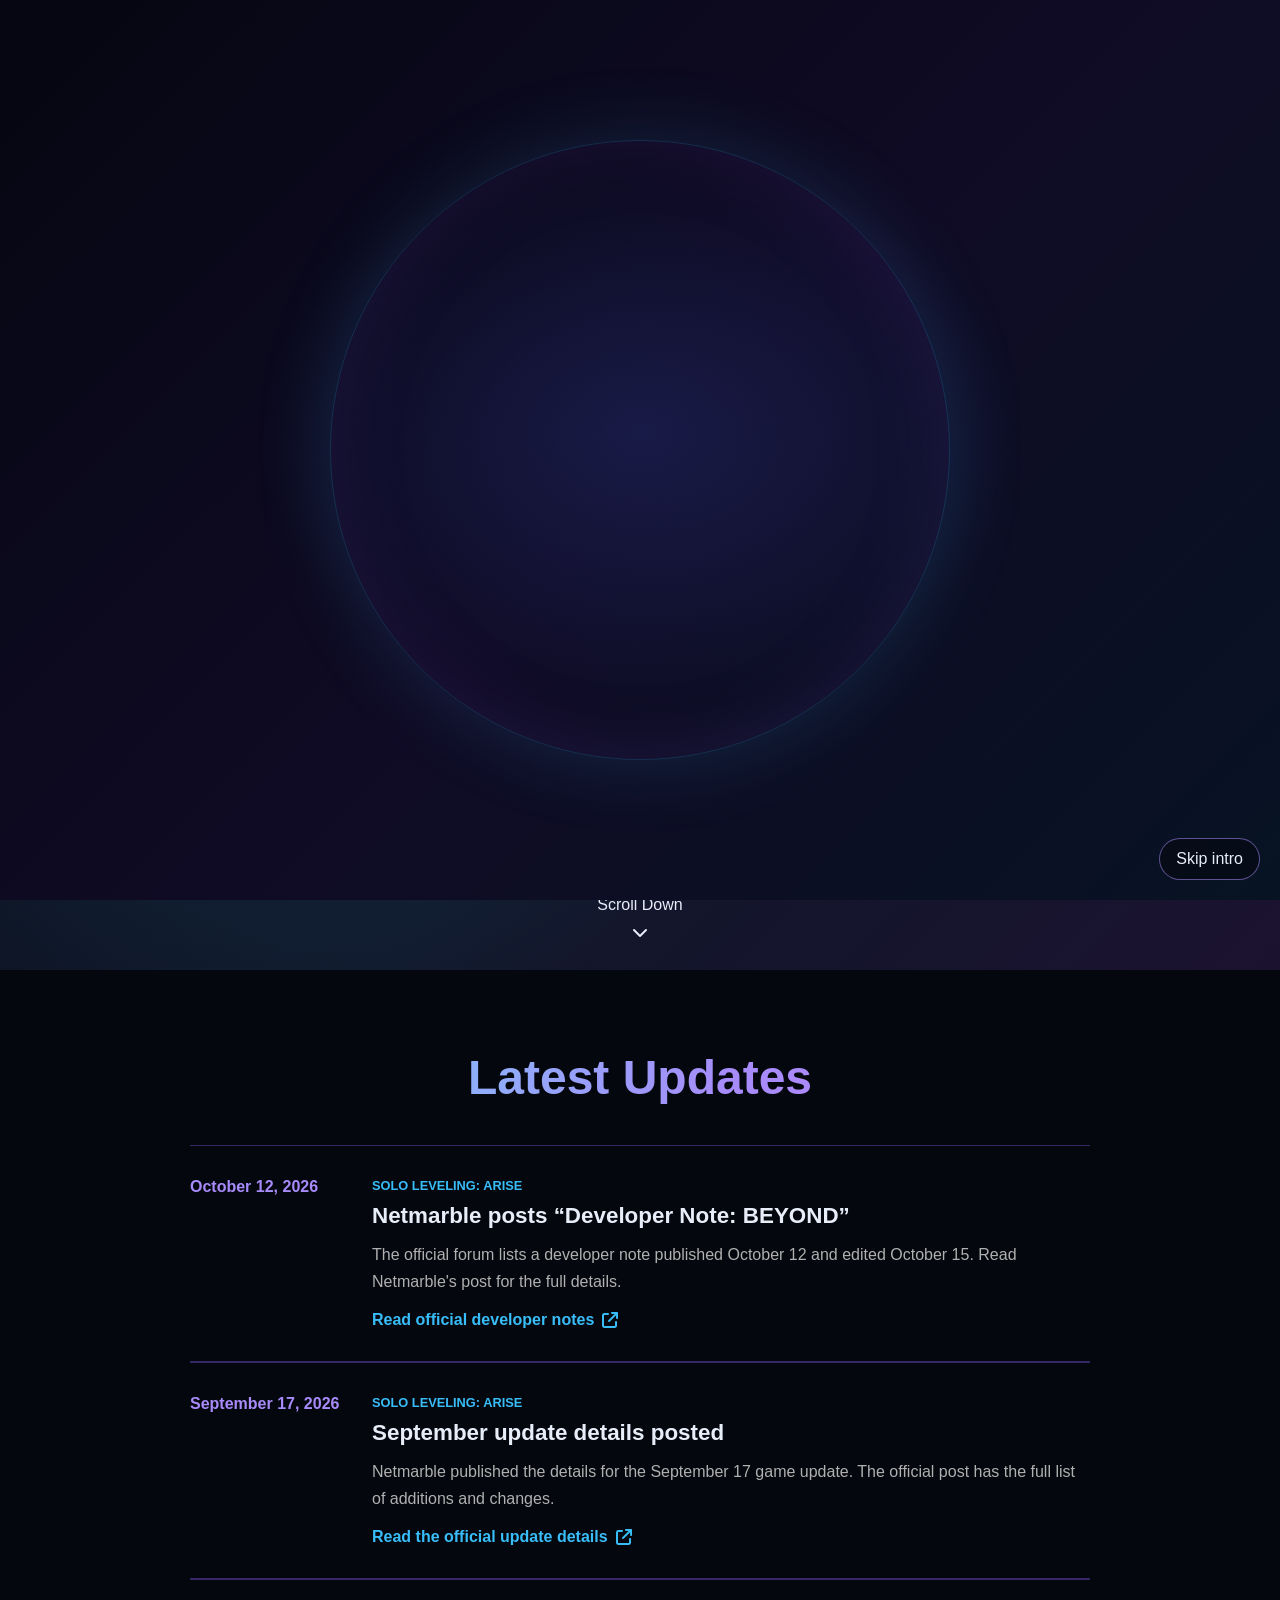
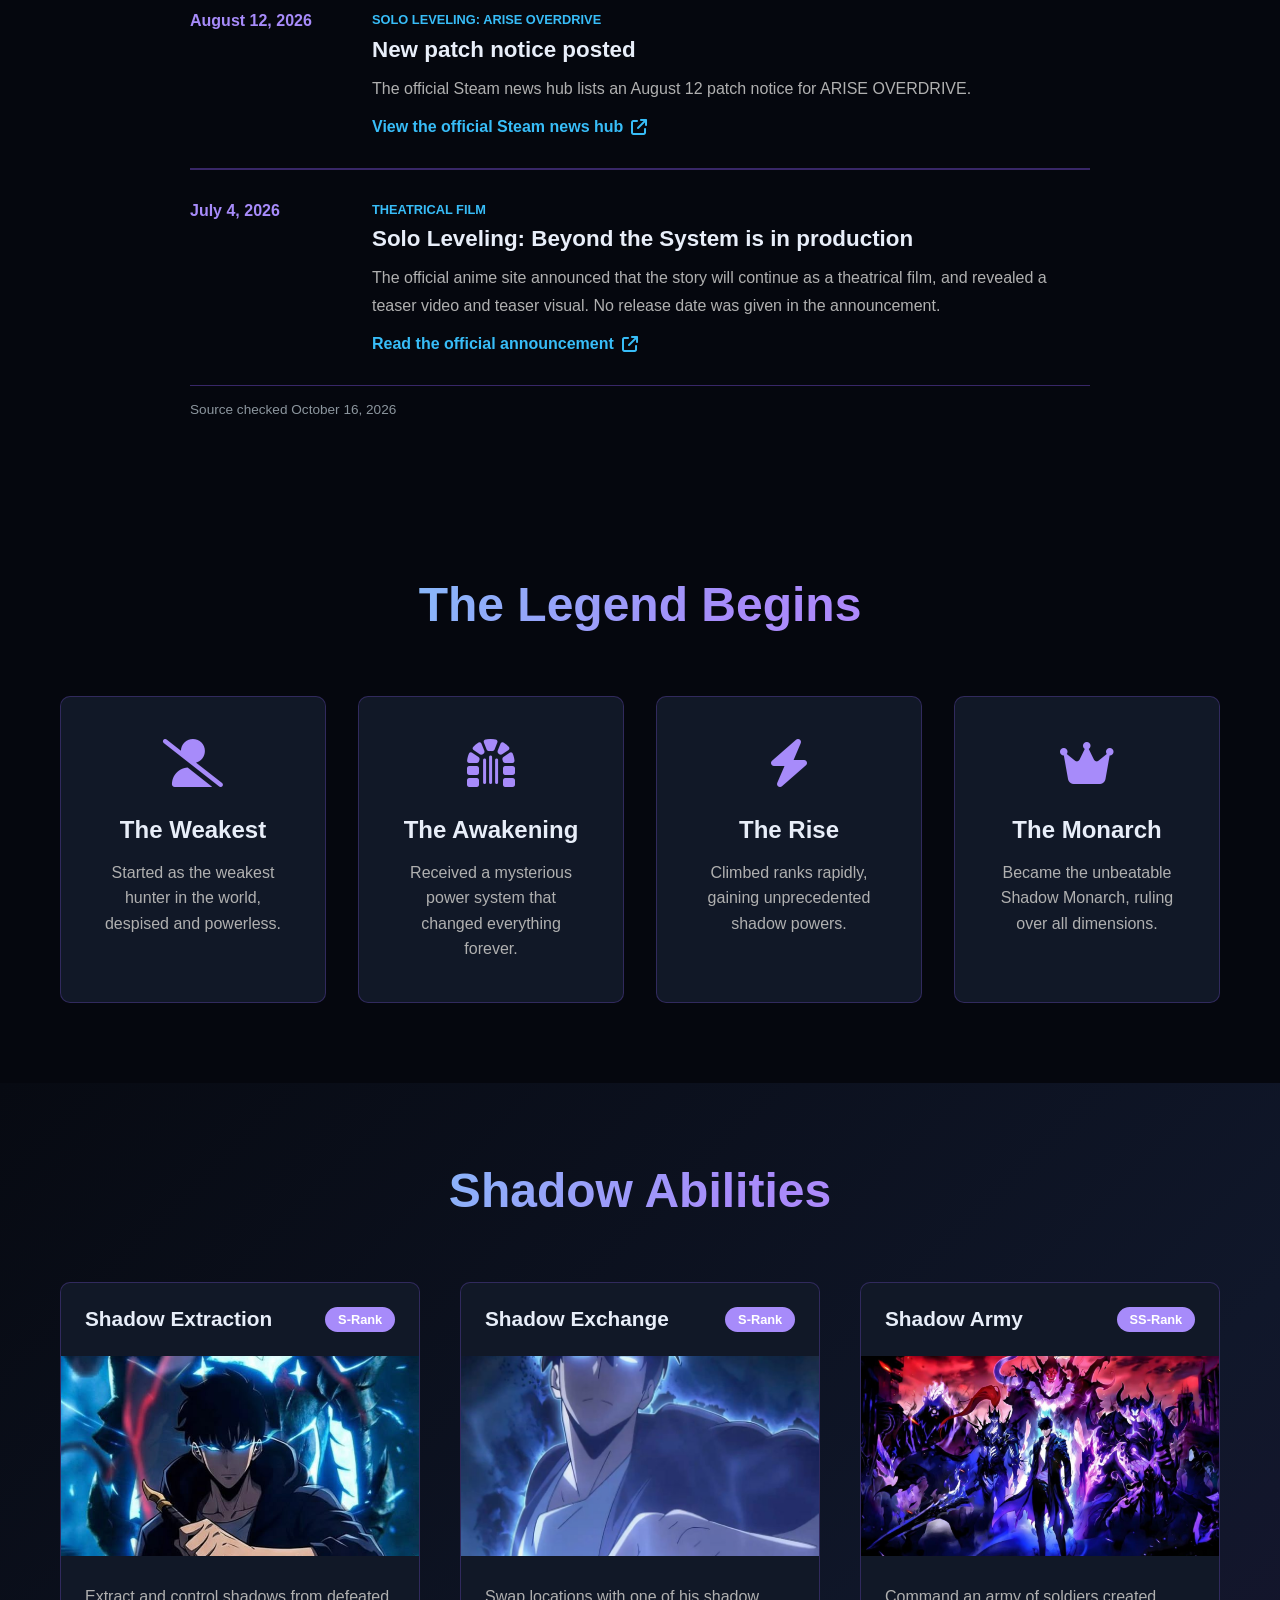
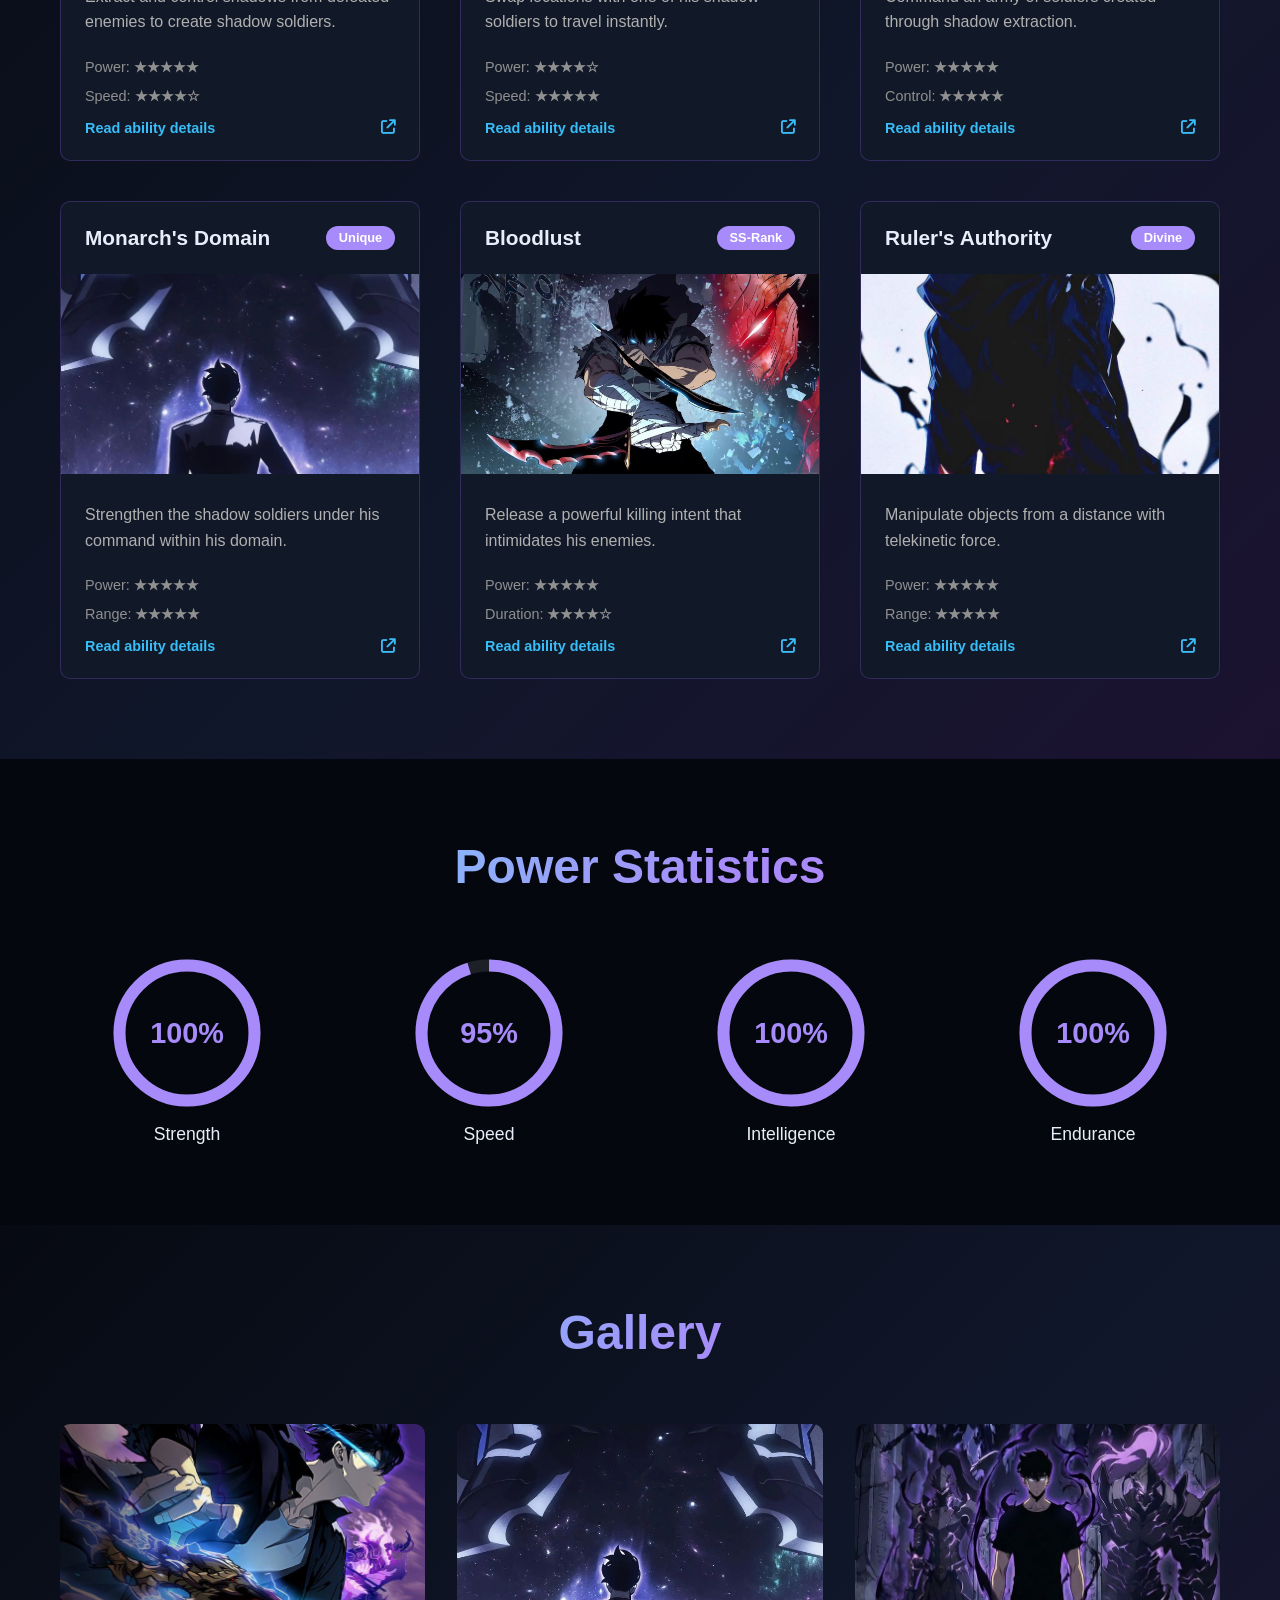
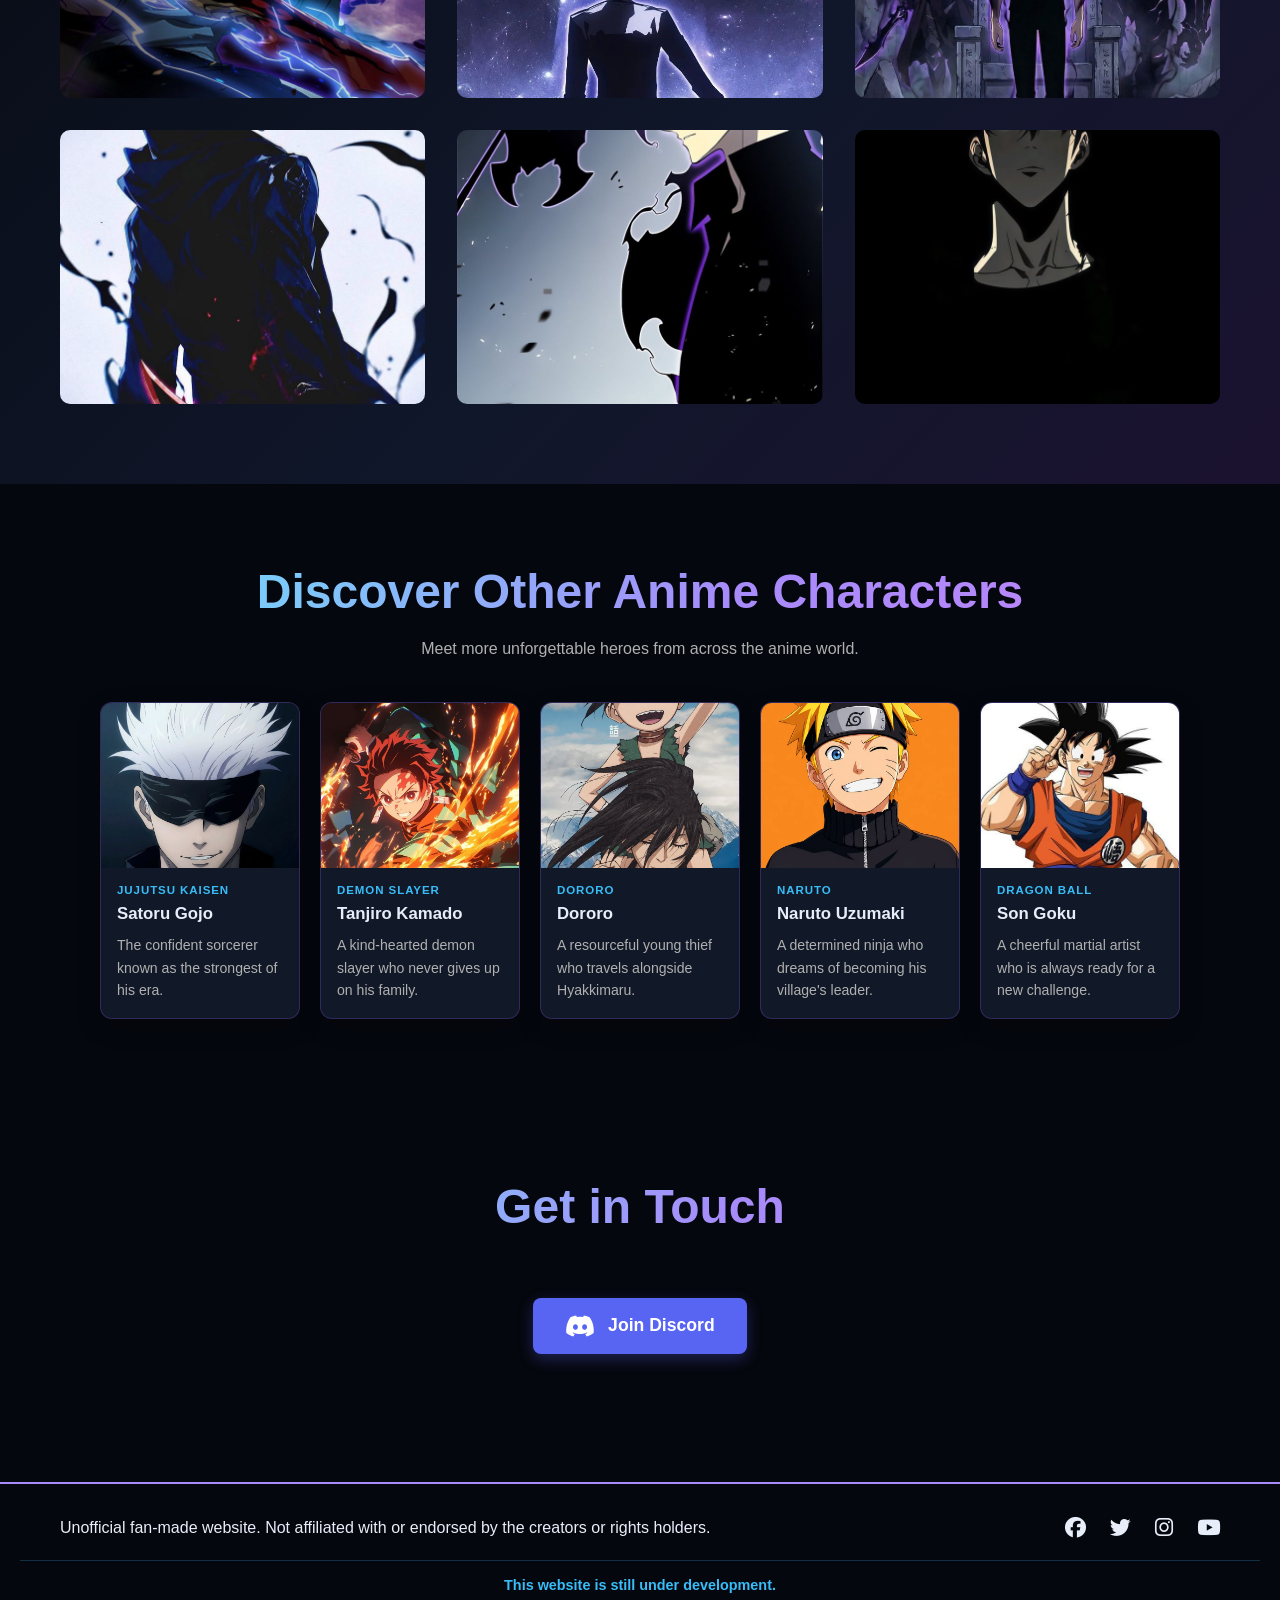
<file: index.html>
<!DOCTYPE html>
<html lang="en">
<head>
    <meta charset="UTF-8">
    <meta name="viewport" content="width=device-width, initial-scale=1.0">
    <title>Sung Jinwoo Fan Site - Shadow Monarch</title>
    <link rel="stylesheet" href="css/styles.css">
    <link rel="stylesheet" href="https://cdnjs.cloudflare.com/ajax/libs/font-awesome/6.4.0/css/all.min.css">
</head>
<body>
    <div class="intro-screen" id="intro-screen" role="status" aria-label="ARISE. The Shadow Monarch awaits.">
        <div class="intro-glow" aria-hidden="true"></div>
        <div class="intro-content">
            <p class="intro-arise">ARISE</p>
            <p class="intro-awaits">THE SHADOW MONARCH AWAITS...</p>
        </div>
        <button class="intro-skip" id="intro-skip" type="button">Skip intro</button>
    </div>

    <!-- Navbar -->
    <nav class="navbar">
        <div class="nav-container">
            <div class="nav-logo">
                <i class="fas fa-crown"></i> JINWOO
            </div>
            <ul class="nav-menu">
                <li><a href="#home" class="nav-link">Home</a></li>
                <li><a href="#story" class="nav-link">Story</a></li>
                <li><a href="#abilities" class="nav-link">Abilities</a></li>
                <li><a href="#gallery" class="nav-link">Gallery</a></li>
                <li><a href="#other-characters" class="nav-link">Anime Characters</a></li>
                <li><a href="#updates" class="nav-link">Updates</a></li>
                <li><a href="#contact" class="nav-link">Contact</a></li>
            </ul>
            <div class="hamburger">
                <span></span>
                <span></span>
                <span></span>
            </div>
        </div>
    </nav>

    <!-- Hero Section with Parallax -->
    <section id="home" class="hero-section">
        <div class="hero-background"></div>
        <div class="hero-content">
            <div class="hero-text">
                <p class="development-note development-note-top">This website is still under development.</p>
                <h1 class="hero-title">SUNG JINWOO</h1>
                <p class="hero-subtitle">The Shadow Monarch</p>
                <p class="hero-description">From the weakest to the strongest. A journey of power and destiny.</p>
                <a href="#story" class="btn btn-primary">Discover Story</a>
            </div>
            <div class="hero-image-container">
                <img src="assets/images/jinwoo-hero-rotated.jpg" alt="Close-up of Sung Jinwoo's glowing blue eyes" class="hero-image">
                <div class="glow-effect"></div>
            </div>
        </div>
        <div class="scroll-indicator">
            <span>Scroll Down</span>
            <i class="fas fa-chevron-down"></i>
        </div>
    </section>

    <!-- Official Anime and Game Updates -->
    <section id="updates" class="updates-section" aria-labelledby="updates-title">
        <div class="container">
            <h2 id="updates-title" class="section-title">Latest Updates</h2>
            <article class="update-item">
                <time class="update-date" datetime="2026-10-12">October 12, 2026</time>
                <div class="update-content">
                    <p class="update-category">SOLO LEVELING: ARISE</p>
                    <h3>Netmarble posts “Developer Note: BEYOND”</h3>
                    <p>The official forum lists a developer note published October 12 and edited October 15. Read Netmarble's post for the full details.</p>
                    <a class="update-source" href="https://forum.netmarble.com/slv_en/list/13/1" target="_blank" rel="noopener noreferrer">Read official developer notes <i class="fas fa-arrow-up-right-from-square" aria-hidden="true"></i></a>
                </div>
            </article>
            <article class="update-item">
                <time class="update-date" datetime="2026-09-17">September 17, 2026</time>
                <div class="update-content">
                    <p class="update-category">SOLO LEVELING: ARISE</p>
                    <h3>September update details posted</h3>
                    <p>Netmarble published the details for the September 17 game update. The official post has the full list of additions and changes.</p>
                    <a class="update-source" href="https://forum.netmarble.com/slv_en/view/14/109279" target="_blank" rel="noopener noreferrer">Read the official update details <i class="fas fa-arrow-up-right-from-square" aria-hidden="true"></i></a>
                </div>
            </article>
            <article class="update-item">
                <time class="update-date" datetime="2026-08-12">August 12, 2026</time>
                <div class="update-content">
                    <p class="update-category">SOLO LEVELING: ARISE OVERDRIVE</p>
                    <h3>New patch notice posted</h3>
                    <p>The official Steam news hub lists an August 12 patch notice for ARISE OVERDRIVE.</p>
                    <a class="update-source" href="https://store.steampowered.com/news/app/2373990" target="_blank" rel="noopener noreferrer">View the official Steam news hub <i class="fas fa-arrow-up-right-from-square" aria-hidden="true"></i></a>
                </div>
            </article>
            <article class="update-item">
                <time class="update-date" datetime="2026-07-04">July 4, 2026</time>
                <div class="update-content">
                    <p class="update-category">THEATRICAL FILM</p>
                    <h3>Solo Leveling: Beyond the System is in production</h3>
                    <p>The official anime site announced that the story will continue as a theatrical film, and revealed a teaser video and teaser visual. No release date was given in the announcement.</p>
                    <a class="update-source" href="https://sololeveling-anime.net/news/?id=70715" target="_blank" rel="noopener noreferrer">Read the official announcement <i class="fas fa-arrow-up-right-from-square" aria-hidden="true"></i></a>
                </div>
            </article>
            <p class="updates-checked">Source checked October 16, 2026</p>
        </div>
    </section>

    <!-- Story Section -->
    <section id="story" class="story-section">
        <div class="container">
            <h2 class="section-title">The Legend Begins</h2>
            <div class="story-grid">
                <div class="story-card">
                    <div class="card-icon">
                        <i class="fas fa-user-slash"></i>
                    </div>
                    <h3>The Weakest</h3>
                    <p>Started as the weakest hunter in the world, despised and powerless.</p>
                </div>
                <div class="story-card">
                    <div class="card-icon">
                        <i class="fas fa-dungeon"></i>
                    </div>
                    <h3>The Awakening</h3>
                    <p>Received a mysterious power system that changed everything forever.</p>
                </div>
                <div class="story-card">
                    <div class="card-icon">
                        <i class="fas fa-bolt"></i>
                    </div>
                    <h3>The Rise</h3>
                    <p>Climbed ranks rapidly, gaining unprecedented shadow powers.</p>
                </div>
                <div class="story-card">
                    <div class="card-icon">
                        <i class="fas fa-crown"></i>
                    </div>
                    <h3>The Monarch</h3>
                    <p>Became the unbeatable Shadow Monarch, ruling over all dimensions.</p>
                </div>
            </div>
        </div>
    </section>

    <!-- Abilities Section -->
    <section id="abilities" class="abilities-section">
        <div class="container">
            <h2 class="section-title">Shadow Abilities</h2>
            <div class="abilities-grid">
                <a class="ability-card" href="https://solo-leveling.fandom.com/wiki/Shadow_Extraction" target="_blank" rel="noopener noreferrer">
                    <div class="ability-header">
                        <h3>Shadow Extraction</h3>
                        <span class="rank-badge">S-Rank</span>
                    </div>
                    <img src="assets/images/shadow%20extraction.jpg" alt="Sung Jinwoo using shadow extraction">
                    <p>Extract and control shadows from defeated enemies to create shadow soldiers.</p>
                    <div class="ability-stats">
                        <span>Power: <strong>★★★★★</strong></span>
                        <span>Speed: <strong>★★★★☆</strong></span>
                    </div>
                    <span class="ability-visit">Read ability details <i class="fas fa-arrow-up-right-from-square" aria-hidden="true"></i></span>
                </a>
                <a class="ability-card" href="https://solo-leveling.fandom.com/wiki/Shadow_Exchange" target="_blank" rel="noopener noreferrer">
                    <div class="ability-header">
                        <h3>Shadow Exchange</h3>
                        <span class="rank-badge">S-Rank</span>
                    </div>
                    <img src="assets/images/teleportation.jpg" alt="Sung Jinwoo surrounded by teleportation energy">
                    <p>Swap locations with one of his shadow soldiers to travel instantly.</p>
                    <div class="ability-stats">
                        <span>Power: <strong>★★★★☆</strong></span>
                        <span>Speed: <strong>★★★★★</strong></span>
                    </div>
                    <span class="ability-visit">Read ability details <i class="fas fa-arrow-up-right-from-square" aria-hidden="true"></i></span>
                </a>
                <a class="ability-card" href="https://solo-leveling.fandom.com/wiki/Shadows" target="_blank" rel="noopener noreferrer">
                    <div class="ability-header">
                        <h3>Shadow Army</h3>
                        <span class="rank-badge">SS-Rank</span>
                    </div>
                    <img src="assets/images/shadow%20army.jpg" alt="Sung Jinwoo with his shadow army">
                    <p>Command an army of soldiers created through shadow extraction.</p>
                    <div class="ability-stats">
                        <span>Power: <strong>★★★★★</strong></span>
                        <span>Control: <strong>★★★★★</strong></span>
                    </div>
                    <span class="ability-visit">Read ability details <i class="fas fa-arrow-up-right-from-square" aria-hidden="true"></i></span>
                </a>
                <a class="ability-card" href="https://solo-leveling.fandom.com/wiki/Monarch%27s_Domain" target="_blank" rel="noopener noreferrer">
                    <div class="ability-header">
                        <h3>Monarch's Domain</h3>
                        <span class="rank-badge">Unique</span>
                    </div>
                    <img src="assets/images/gallery%202.jpg" alt="The Shadow Monarch before a gathering of shadows">
                    <p>Strengthen the shadow soldiers under his command within his domain.</p>
                    <div class="ability-stats">
                        <span>Power: <strong>★★★★★</strong></span>
                        <span>Range: <strong>★★★★★</strong></span>
                    </div>
                    <span class="ability-visit">Read ability details <i class="fas fa-arrow-up-right-from-square" aria-hidden="true"></i></span>
                </a>
                <a class="ability-card" href="https://solo-leveling.fandom.com/wiki/Bloodlust" target="_blank" rel="noopener noreferrer">
                    <div class="ability-header">
                        <h3>Bloodlust</h3>
                        <span class="rank-badge">SS-Rank</span>
                    </div>
                    <img src="assets/images/enhanced%20strenght.jpg" alt="Sung Jinwoo unleashing his strength">
                    <p>Release a powerful killing intent that intimidates his enemies.</p>
                    <div class="ability-stats">
                        <span>Power: <strong>★★★★★</strong></span>
                        <span>Duration: <strong>★★★★☆</strong></span>
                    </div>
                    <span class="ability-visit">Read ability details <i class="fas fa-arrow-up-right-from-square" aria-hidden="true"></i></span>
                </a>
                <a class="ability-card" href="https://solo-leveling.fandom.com/wiki/Ruler%27s_Authority" target="_blank" rel="noopener noreferrer">
                    <div class="ability-header">
                        <h3>Ruler's Authority</h3>
                        <span class="rank-badge">Divine</span>
                    </div>
                    <img src="assets/images/gallery%204.jpg" alt="Sung Jinwoo standing with his shadow soldiers">
                    <p>Manipulate objects from a distance with telekinetic force.</p>
                    <div class="ability-stats">
                        <span>Power: <strong>★★★★★</strong></span>
                        <span>Range: <strong>★★★★★</strong></span>
                    </div>
                    <span class="ability-visit">Read ability details <i class="fas fa-arrow-up-right-from-square" aria-hidden="true"></i></span>
                </a>
            </div>
        </div>
    </section>

    <!-- Stats Section -->
    <section class="stats-section">
        <div class="container">
            <h2 class="section-title">Power Statistics</h2>
            <div class="stats-grid">
                <div class="stat-item">
                    <div class="stat-circle">
                        <svg viewBox="0 0 100 100">
                            <circle cx="50" cy="50" r="45" class="stat-bg"></circle>
                            <circle cx="50" cy="50" r="45" class="stat-progress" style="--percentage: 100;"></circle>
                        </svg>
                        <span class="stat-percentage">100%</span>
                    </div>
                    <p>Strength</p>
                </div>
                <div class="stat-item">
                    <div class="stat-circle">
                        <svg viewBox="0 0 100 100">
                            <circle cx="50" cy="50" r="45" class="stat-bg"></circle>
                            <circle cx="50" cy="50" r="45" class="stat-progress" style="--percentage: 95;"></circle>
                        </svg>
                        <span class="stat-percentage">95%</span>
                    </div>
                    <p>Speed</p>
                </div>
                <div class="stat-item">
                    <div class="stat-circle">
                        <svg viewBox="0 0 100 100">
                            <circle cx="50" cy="50" r="45" class="stat-bg"></circle>
                            <circle cx="50" cy="50" r="45" class="stat-progress" style="--percentage: 100;"></circle>
                        </svg>
                        <span class="stat-percentage">100%</span>
                    </div>
                    <p>Intelligence</p>
                </div>
                <div class="stat-item">
                    <div class="stat-circle">
                        <svg viewBox="0 0 100 100">
                            <circle cx="50" cy="50" r="45" class="stat-bg"></circle>
                            <circle cx="50" cy="50" r="45" class="stat-progress" style="--percentage: 100;"></circle>
                        </svg>
                        <span class="stat-percentage">100%</span>
                    </div>
                    <p>Endurance</p>
                </div>
            </div>
        </div>
    </section>

    <!-- Gallery Section -->
    <section id="gallery" class="gallery-section">
        <div class="container">
            <h2 class="section-title">Gallery</h2>
            <div class="gallery-grid">
                <div class="gallery-item">
                    <img src="assets/images/gallery%201.jpg" alt="Sung Jinwoo wielding a glowing weapon">
                    <div class="gallery-overlay">
                        <i class="fas fa-expand"></i>
                    </div>
                </div>
                <div class="gallery-item">
                    <img src="assets/images/gallery%202.jpg" alt="Sung Jinwoo facing a towering shadow">
                    <div class="gallery-overlay">
                        <i class="fas fa-expand"></i>
                    </div>
                </div>
                <div class="gallery-item">
                    <img src="assets/images/gallery%203.jpg" alt="Sung Jinwoo in a colorful battle scene">
                    <div class="gallery-overlay">
                        <i class="fas fa-expand"></i>
                    </div>
                </div>
                <div class="gallery-item">
                    <img src="assets/images/gallery%204.jpg" alt="Sung Jinwoo surrounded by his soldiers">
                    <div class="gallery-overlay">
                        <i class="fas fa-expand"></i>
                    </div>
                </div>
                <div class="gallery-item">
                    <img src="assets/images/gallery%205.jpg" alt="Portrait of Sung Jinwoo holding a blade">
                    <div class="gallery-overlay">
                        <i class="fas fa-expand"></i>
                    </div>
                </div>
                <div class="gallery-item">
                    <img src="assets/images/gallery%206.jpg" alt="Close-up portrait of Sung Jinwoo">
                    <div class="gallery-overlay">
                        <i class="fas fa-expand"></i>
                    </div>
                </div>
            </div>
        </div>
    </section>

    <!-- Other Anime Characters -->
    <section id="other-characters" class="characters-section" aria-labelledby="characters-title">
        <div class="container">
            <h2 id="characters-title" class="section-title">Discover Other Anime Characters</h2>
            <p class="characters-intro">Meet more unforgettable heroes from across the anime world.</p>
            <div class="characters-grid">
                <a class="character-card" href="https://jujutsu-kaisen.fandom.com/wiki/Satoru_Gojo" target="_blank" rel="noopener noreferrer" aria-label="Learn more about Satoru Gojo">
                    <div class="character-art character-art-gojo">
                        <img src="assets/images/Gojo%20Satoru%20_%20%E4%BA%94%E6%9D%A1%E6%82%9F%20_%20%E0%B9%82%E0%B8%81%E0%B8%B0%E0%B9%82%E0%B8%88%20%E0%B8%8B%E0%B8%B2%E0%B9%82%E0%B8%95%E0%B8%A3%E0%B8%B8%20_%20Jujutsu%20Kaisen%E2%80%A6.jpg" alt="Satoru Gojo from Jujutsu Kaisen">
                    </div>
                    <div class="character-info">
                        <p class="character-series">JUJUTSU KAISEN</p>
                        <h3>Satoru Gojo</h3>
                        <p>The confident sorcerer known as the strongest of his era.</p>
                    </div>
                </a>
                <a class="character-card" href="https://kimetsu-no-yaiba.fandom.com/wiki/Tanjiro_Kamado" target="_blank" rel="noopener noreferrer" aria-label="Learn more about Tanjiro Kamado">
                    <div class="character-art character-art-tanjiro">
                        <img src="assets/images/Tanjiro.jpg" alt="Tanjiro Kamado from Demon Slayer">
                    </div>
                    <div class="character-info">
                        <p class="character-series">DEMON SLAYER</p>
                        <h3>Tanjiro Kamado</h3>
                        <p>A kind-hearted demon slayer who never gives up on his family.</p>
                    </div>
                </a>
                <a class="character-card" href="https://dororo.fandom.com/wiki/Dororo" target="_blank" rel="noopener noreferrer" aria-label="Learn more about Dororo">
                    <div class="character-art character-art-dororo">
                        <img src="assets/images/dororo.jpg" alt="Dororo from Dororo">
                    </div>
                    <div class="character-info">
                        <p class="character-series">DORORO</p>
                        <h3>Dororo</h3>
                        <p>A resourceful young thief who travels alongside Hyakkimaru.</p>
                    </div>
                </a>
                <a class="character-card" href="https://naruto.fandom.com/wiki/Naruto_Uzumaki" target="_blank" rel="noopener noreferrer" aria-label="Learn more about Naruto Uzumaki">
                    <div class="character-art character-art-naruto">
                        <img src="assets/images/naruto.jpg" alt="Naruto Uzumaki from Naruto">
                    </div>
                    <div class="character-info">
                        <p class="character-series">NARUTO</p>
                        <h3>Naruto Uzumaki</h3>
                        <p>A determined ninja who dreams of becoming his village's leader.</p>
                    </div>
                </a>
                <a class="character-card" href="https://dragonball.fandom.com/wiki/Goku" target="_blank" rel="noopener noreferrer" aria-label="Learn more about Son Goku">
                    <div class="character-art character-art-goku">
                        <img src="assets/images/goku.jpg" alt="Son Goku from Dragon Ball">
                    </div>
                    <div class="character-info">
                        <p class="character-series">DRAGON BALL</p>
                        <h3>Son Goku</h3>
                        <p>A cheerful martial artist who is always ready for a new challenge.</p>
                    </div>
                </a>
            </div>
        </div>
    </section>

    <!-- Contact Section -->
    <section id="contact" class="contact-section">
        <div class="container">
            <h2 class="section-title">Get in Touch</h2>
            <div class="contact-methods">
                <a href="https://discord.gg/ZwbTa4A386" target="_blank" class="discord-btn">
                    <i class="fab fa-discord"></i> Join Discord
                </a>
            </div>
        </div>
    </section>

    <!-- Footer -->
    <footer class="footer">
        <div class="container">
            <p>Unofficial fan-made website. Not affiliated with or endorsed by the creators or rights holders.</p>
            <div class="footer-social">
                <a href="#"><i class="fab fa-facebook"></i></a>
                <a href="#"><i class="fab fa-twitter"></i></a>
                <a href="#"><i class="fab fa-instagram"></i></a>
                <a href="#"><i class="fab fa-youtube"></i></a>
            </div>
        </div>
        <p class="development-note development-note-bottom">This website is still under development.</p>
    </footer>

    <script src="js/main.js"></script>
</body>
</html>
</file>
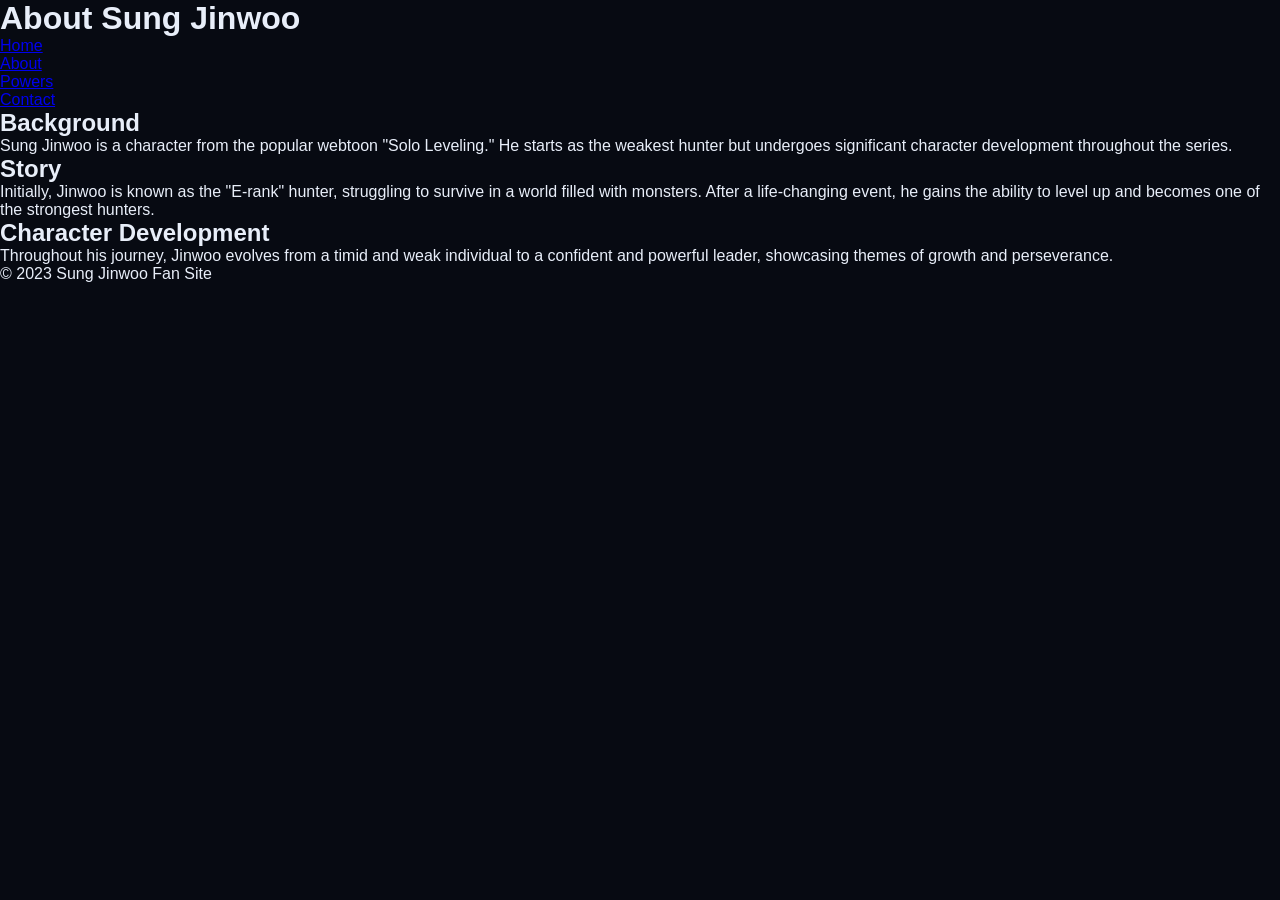
<file: about.html>
<!DOCTYPE html>
<html lang="en">
<head>
    <meta charset="UTF-8">
    <meta name="viewport" content="width=device-width, initial-scale=1.0">
    <title>About Sung Jinwoo</title>
    <link rel="stylesheet" href="css/styles.css">
</head>
<body>
    <header>
        <h1>About Sung Jinwoo</h1>
        <nav>
            <ul>
                <li><a href="index.html">Home</a></li>
                <li><a href="about.html">About</a></li>
                <li><a href="powers.html">Powers</a></li>
                <li><a href="contact.html">Contact</a></li>
            </ul>
        </nav>
    </header>
    <main>
        <section>
            <h2>Background</h2>
            <p>Sung Jinwoo is a character from the popular webtoon "Solo Leveling." He starts as the weakest hunter but undergoes significant character development throughout the series.</p>
        </section>
        <section>
            <h2>Story</h2>
            <p>Initially, Jinwoo is known as the "E-rank" hunter, struggling to survive in a world filled with monsters. After a life-changing event, he gains the ability to level up and becomes one of the strongest hunters.</p>
        </section>
        <section>
            <h2>Character Development</h2>
            <p>Throughout his journey, Jinwoo evolves from a timid and weak individual to a confident and powerful leader, showcasing themes of growth and perseverance.</p>
        </section>
    </main>
    <footer>
        <p>&copy; 2023 Sung Jinwoo Fan Site</p>
    </footer>
</body>
</html>
</file>
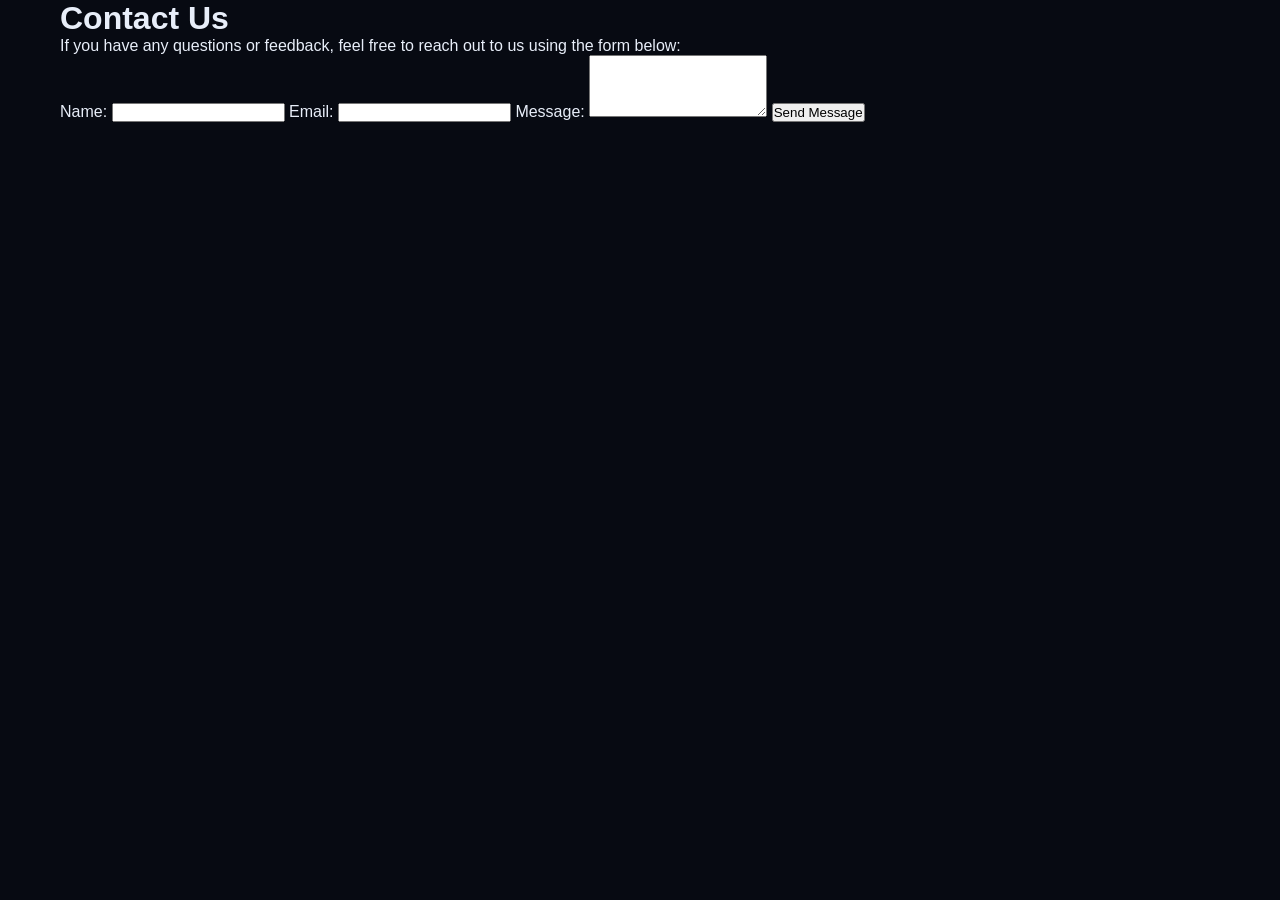
<file: contact.html>
<!DOCTYPE html>
<html lang="en">
<head>
    <meta charset="UTF-8">
    <meta name="viewport" content="width=device-width, initial-scale=1.0">
    <title>Contact - Sung Jinwoo</title>
    <link rel="stylesheet" href="css/styles.css">
</head>
<body>
    <div class="container">
        <h1>Contact Us</h1>
        <p>If you have any questions or feedback, feel free to reach out to us using the form below:</p>
        <form action="#" method="post">
            <label for="name">Name:</label>
            <input type="text" id="name" name="name" required>

            <label for="email">Email:</label>
            <input type="email" id="email" name="email" required>

            <label for="message">Message:</label>
            <textarea id="message" name="message" rows="4" required></textarea>

            <button type="submit">Send Message</button>
        </form>
    </div>
</body>
</html>
</file>
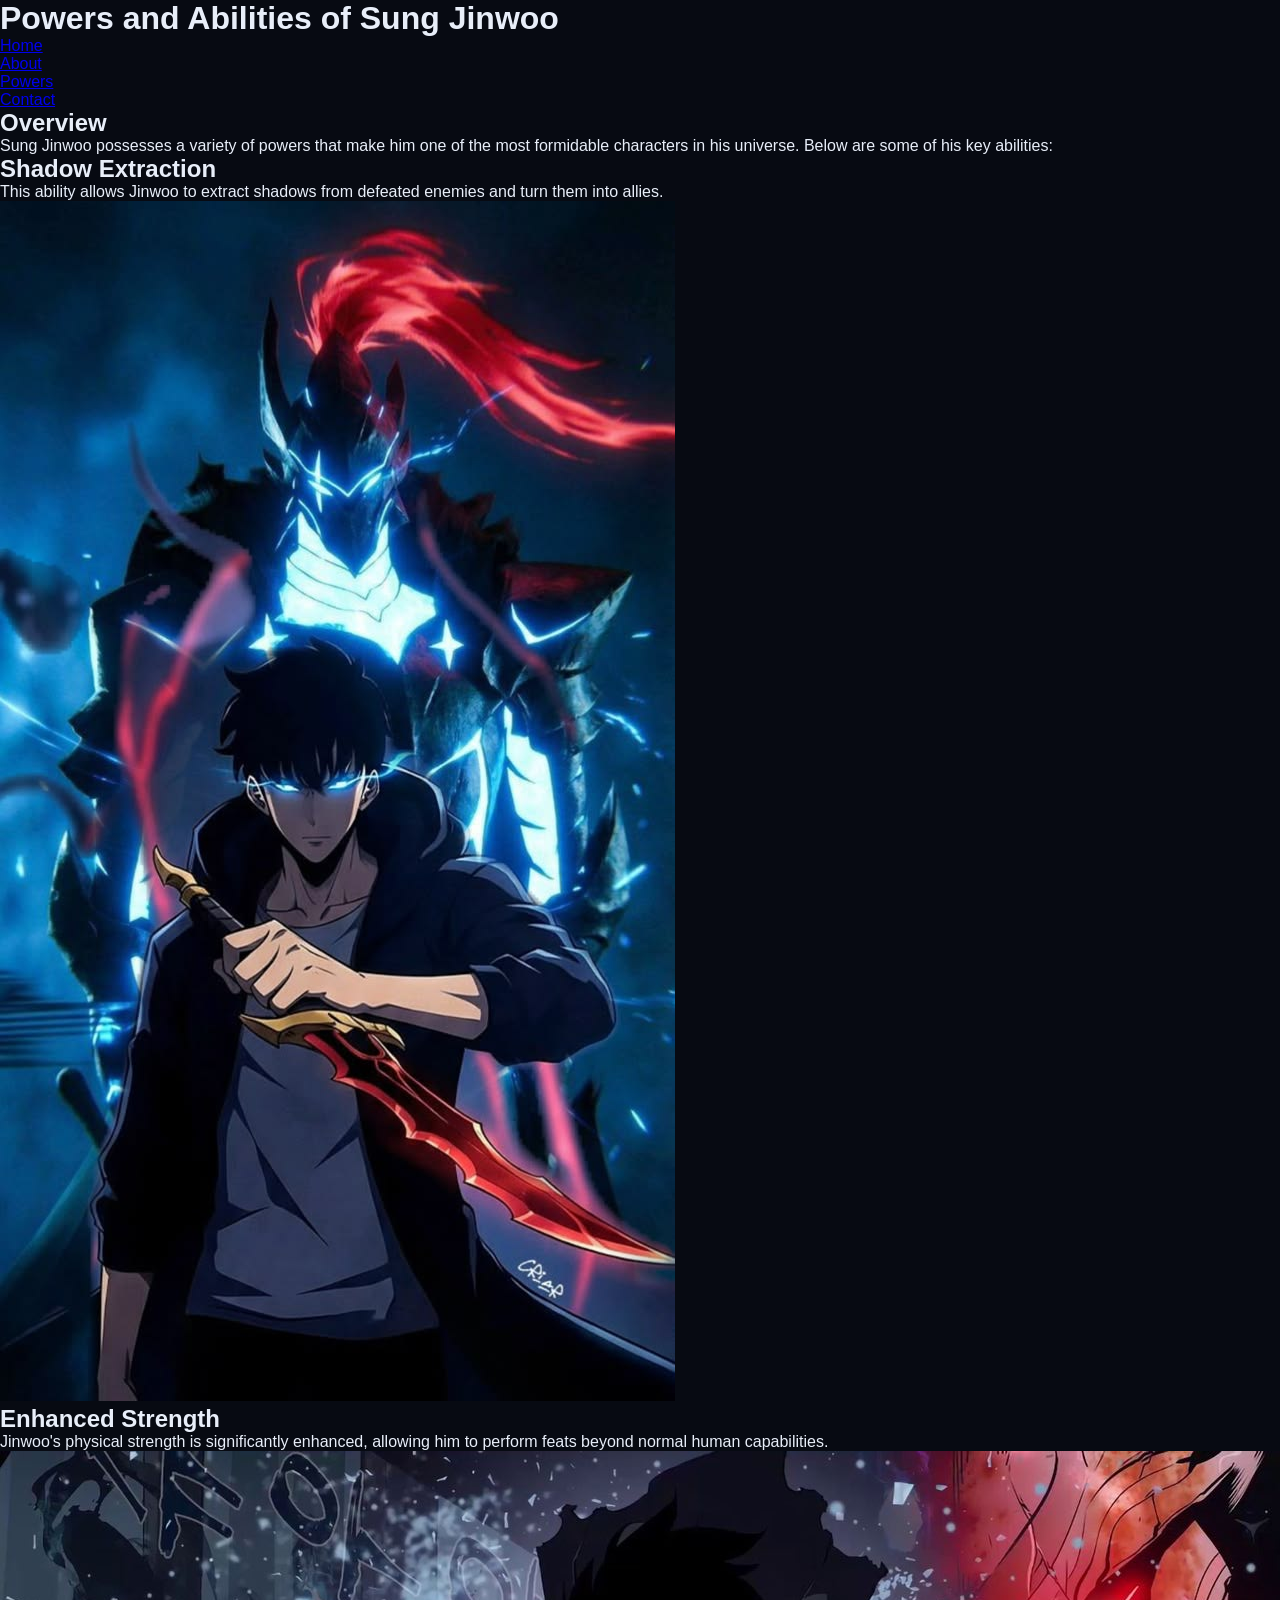
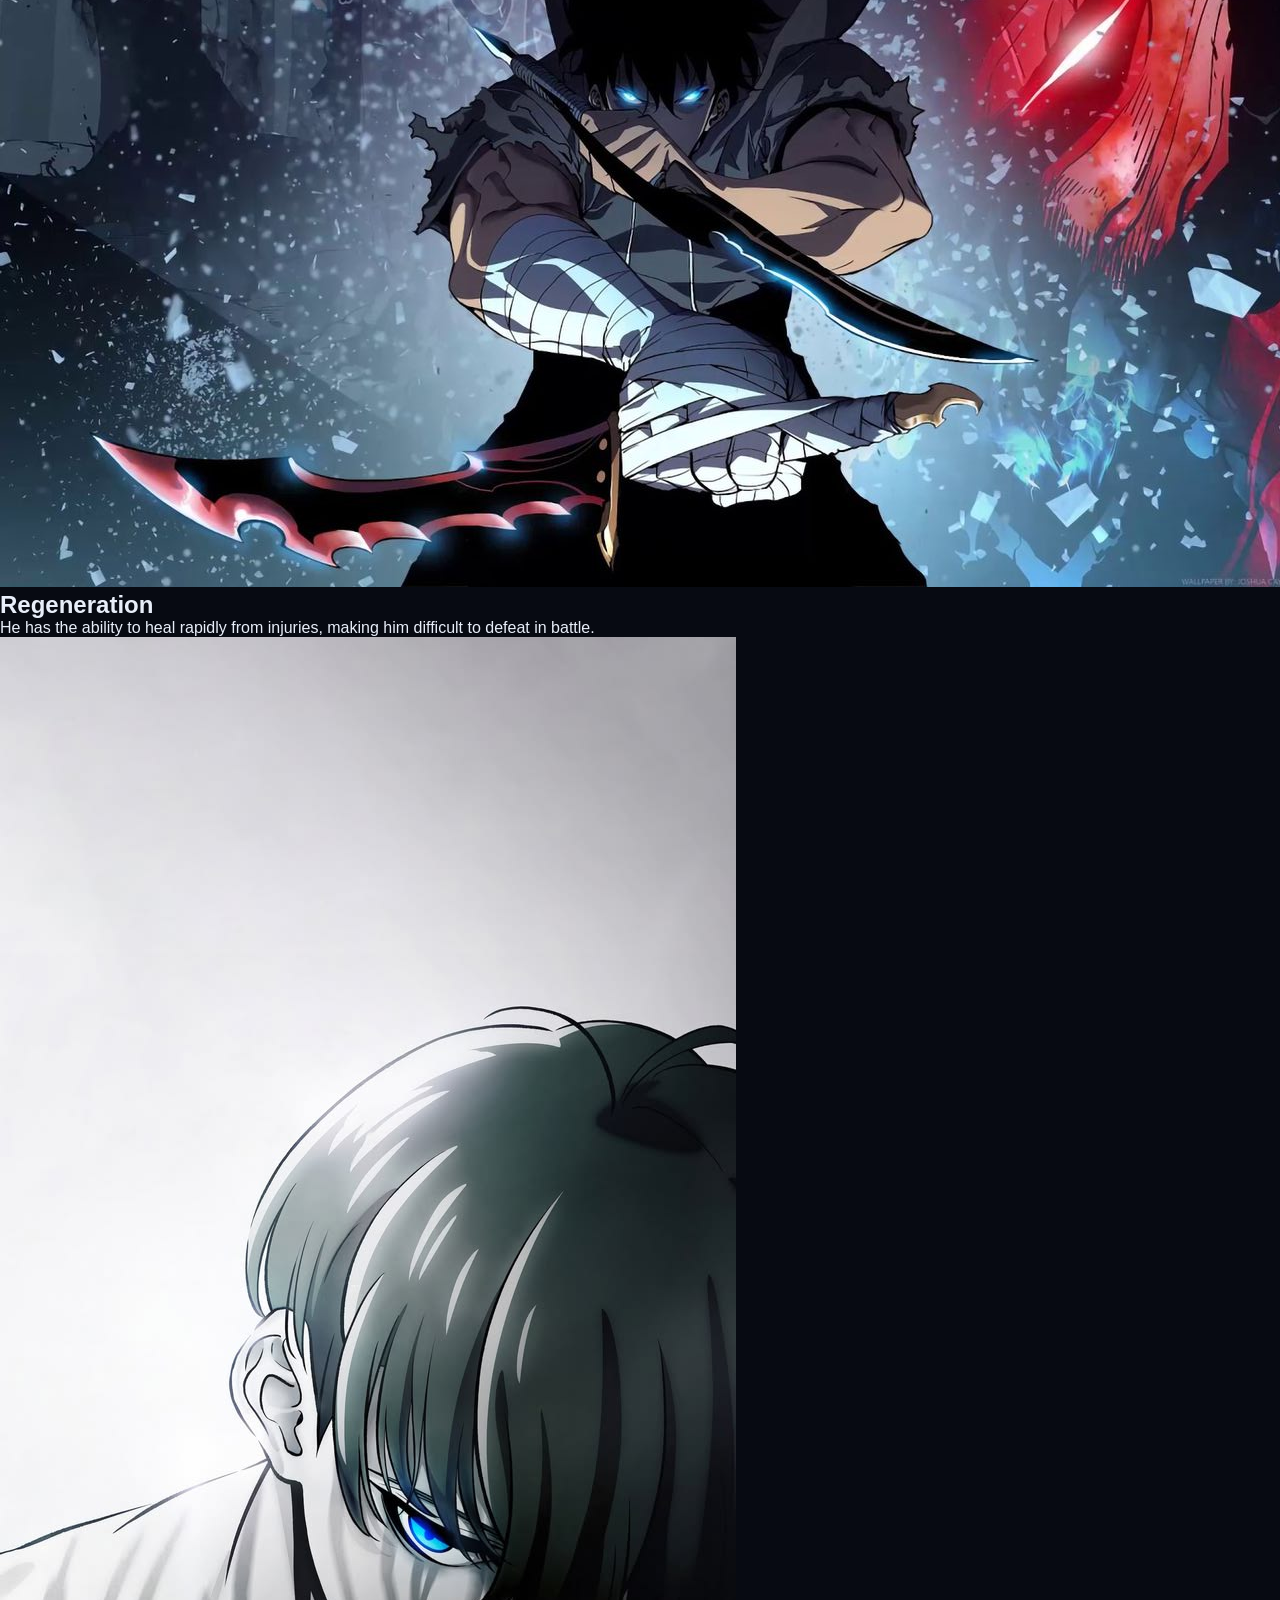
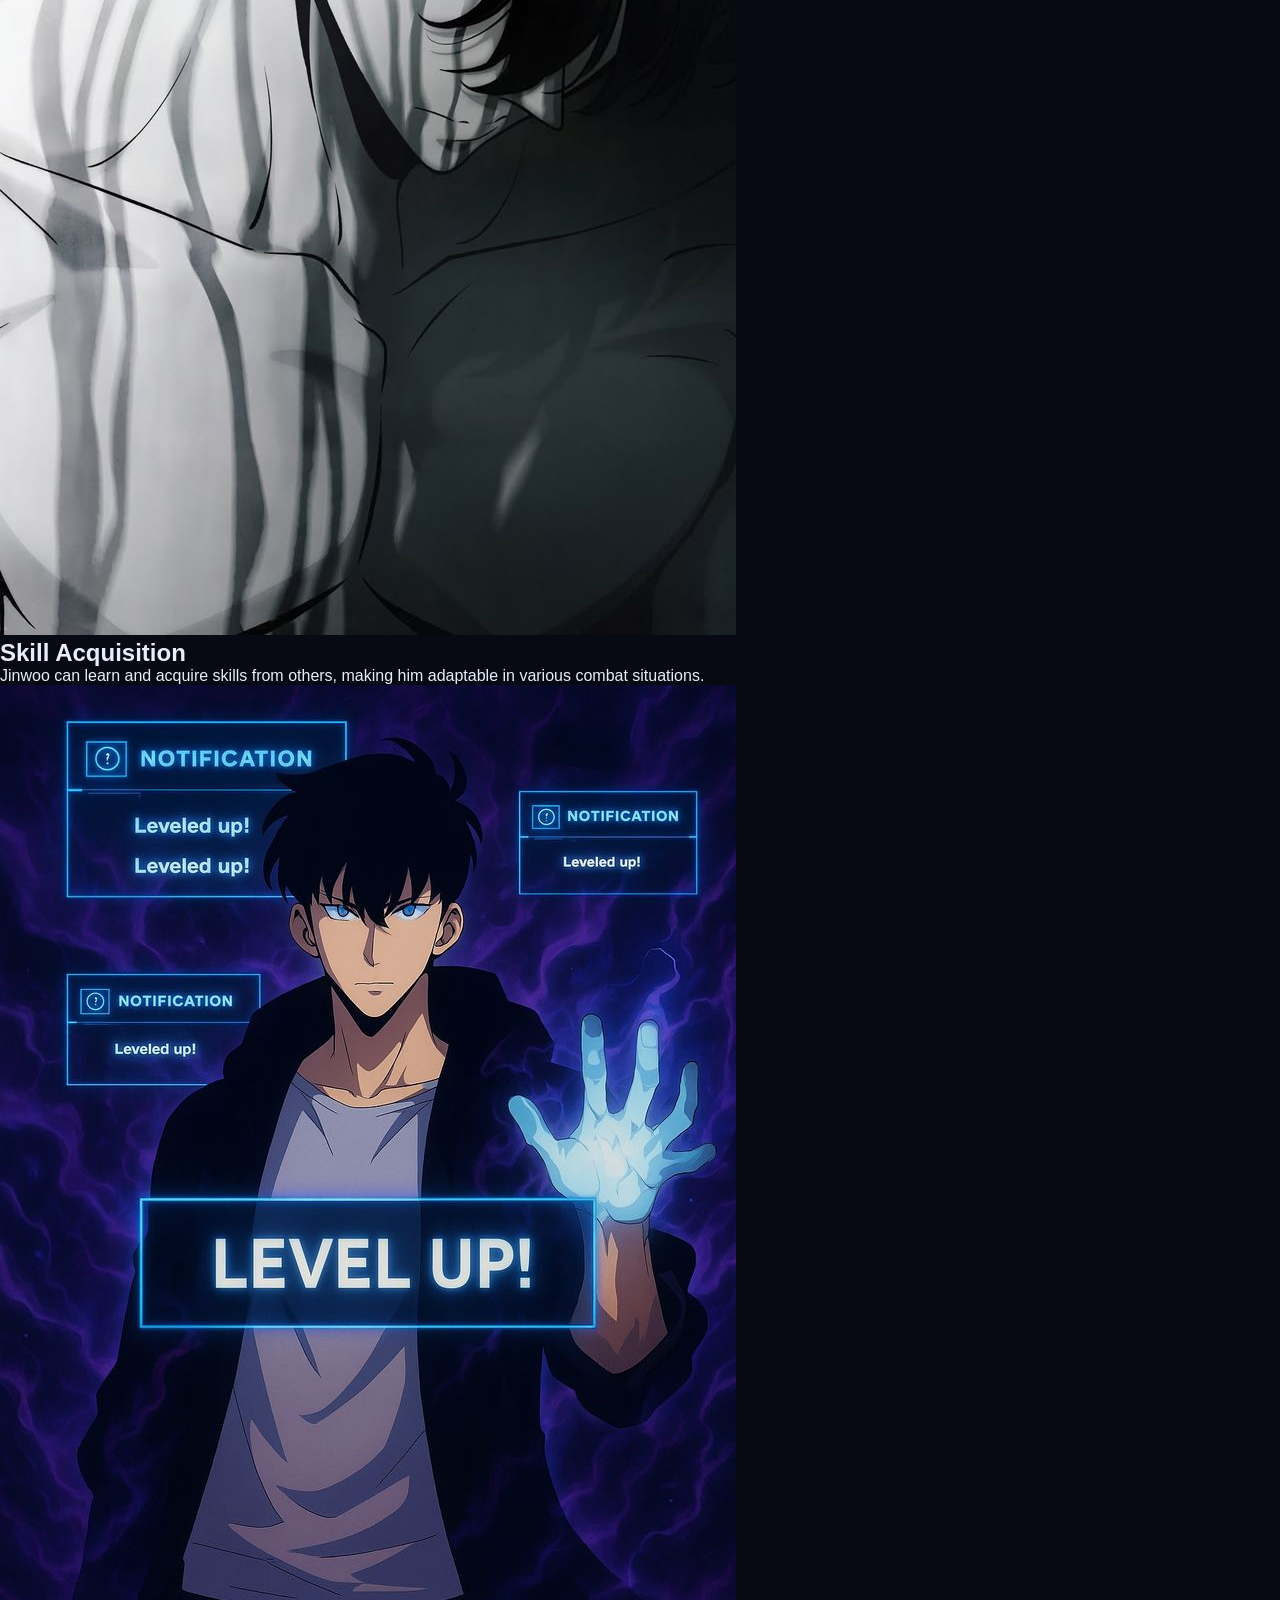
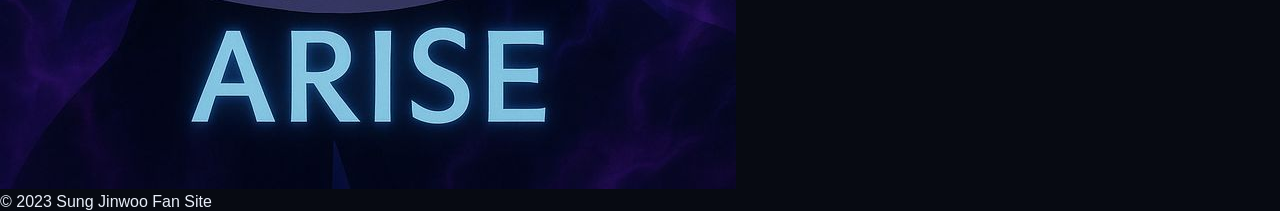
<file: powers.html>
<!DOCTYPE html>
<html lang="en">
<head>
    <meta charset="UTF-8">
    <meta name="viewport" content="width=device-width, initial-scale=1.0">
    <title>Sung Jinwoo - Powers</title>
    <link rel="stylesheet" href="css/styles.css">
</head>
<body>
    <header>
        <h1>Powers and Abilities of Sung Jinwoo</h1>
        <nav>
            <ul>
                <li><a href="index.html">Home</a></li>
                <li><a href="about.html">About</a></li>
                <li><a href="powers.html">Powers</a></li>
                <li><a href="contact.html">Contact</a></li>
            </ul>
        </nav>
    </header>
    <main>
        <section>
            <h2>Overview</h2>
            <p>Sung Jinwoo possesses a variety of powers that make him one of the most formidable characters in his universe. Below are some of his key abilities:</p>
        </section>
        <section>
            <h2>Shadow Extraction</h2>
            <p>This ability allows Jinwoo to extract shadows from defeated enemies and turn them into allies.</p>
            <img src="assets/images/shadow%20extraction.jpg" alt="Sung Jinwoo using shadow extraction">
        </section>
        <section>
            <h2>Enhanced Strength</h2>
            <p>Jinwoo's physical strength is significantly enhanced, allowing him to perform feats beyond normal human capabilities.</p>
            <img src="assets/images/enhanced%20strenght.jpg" alt="Sung Jinwoo unleashing his strength">
        </section>
        <section>
            <h2>Regeneration</h2>
            <p>He has the ability to heal rapidly from injuries, making him difficult to defeat in battle.</p>
            <img src="assets/images/regeneration.jpg" alt="Sung Jinwoo recovering from battle">
        </section>
        <section>
            <h2>Skill Acquisition</h2>
            <p>Jinwoo can learn and acquire skills from others, making him adaptable in various combat situations.</p>
            <img src="assets/images/skill%20acqisition.jpg" alt="Sung Jinwoo activating a new skill">
        </section>
    </main>
    <footer>
        <p>&copy; 2023 Sung Jinwoo Fan Site</p>
    </footer>
    <script src="js/main.js"></script>
</body>
</html>
</file>
<file: css/styles.css>
* {
    margin: 0;
    padding: 0;
    box-sizing: border-box;
}

:root {
    --primary-color: #a78bfa;
    --accent-blue: #38bdf8;
    --dark-bg: #070a12;
    --darker-bg: #05070e;
    --card-bg: #111827;
    --text-light: #e8eef9;
    --text-dark: #171321;
}

html {
    scroll-behavior: smooth;
}

body {
    font-family: 'Segoe UI', Tahoma, Geneva, Verdana, sans-serif;
    background: var(--dark-bg);
    color: var(--text-light);
    overflow-x: hidden;
}

/* Intro Screen */
.intro-screen {
    position: fixed;
    inset: 0;
    z-index: 2000;
    display: grid;
    place-items: center;
    overflow: hidden;
    background:
        radial-gradient(ellipse at 50% 48%, rgba(57, 91, 210, 0.2), transparent 42%),
        linear-gradient(135deg, #050611, #100b25 52%, #071323);
    opacity: 1;
    visibility: visible;
    transition: opacity 0.8s ease, visibility 0.8s ease;
}

.intro-screen.is-leaving {
    opacity: 0;
    visibility: hidden;
    pointer-events: none;
}

.intro-glow {
    position: absolute;
    width: min(70vw, 620px);
    aspect-ratio: 1;
    border: 1px solid rgba(56, 189, 248, 0.2);
    border-radius: 50%;
    box-shadow: 0 0 80px rgba(56, 189, 248, 0.15), inset 0 0 80px rgba(139, 92, 246, 0.12);
    animation: intro-pulse 3s ease-in-out infinite alternate;
}

.intro-content {
    position: relative;
    z-index: 1;
    padding: 1.5rem;
    text-align: center;
}

.intro-arise,
.intro-awaits {
    background: linear-gradient(100deg, #67e8f9, #a78bfa 55%, #d8b4fe);
    -webkit-background-clip: text;
    background-clip: text;
    color: transparent;
    text-shadow: 0 0 34px rgba(103, 232, 249, 0.14);
}

.intro-arise {
    font-size: clamp(3.5rem, 13vw, 8rem);
    font-weight: 900;
    letter-spacing: 0.18em;
    padding-left: 0.18em;
    opacity: 0;
    animation: intro-arise 5.8s ease both;
}

.intro-awaits {
    margin-top: 1rem;
    font-size: clamp(1rem, 3.5vw, 1.8rem);
    font-weight: 700;
    letter-spacing: 0.14em;
    opacity: 0;
    animation: intro-awaits 5.8s ease both;
}

.intro-skip {
    position: absolute;
    right: max(1.25rem, env(safe-area-inset-right));
    bottom: max(1.25rem, env(safe-area-inset-bottom));
    padding: 0.7rem 1rem;
    border: 1px solid rgba(167, 139, 250, 0.55);
    border-radius: 999px;
    background: rgba(7, 10, 18, 0.65);
    color: var(--text-light);
    font: inherit;
    cursor: pointer;
}

.intro-skip:hover,
.intro-skip:focus-visible {
    border-color: var(--accent-blue);
    outline: none;
    box-shadow: 0 0 18px rgba(56, 189, 248, 0.25);
}

@keyframes intro-pulse {
    from { transform: scale(0.92); opacity: 0.5; }
    to { transform: scale(1.08); opacity: 1; }
}

@keyframes intro-arise {
    0%, 8% { opacity: 0; transform: scale(0.82); filter: blur(14px); }
    20%, 38% { opacity: 1; transform: scale(1); filter: blur(0); }
    48%, 100% { opacity: 0; transform: scale(1.08); filter: blur(8px); }
}

@keyframes intro-awaits {
    0%, 44% { opacity: 0; transform: translateY(14px); filter: blur(8px); }
    54%, 88% { opacity: 1; transform: translateY(0); filter: blur(0); }
    100% { opacity: 0; transform: translateY(-8px); filter: blur(5px); }
}

@media (prefers-reduced-motion: reduce) {
    .intro-glow,
    .intro-arise,
    .intro-awaits {
        animation: none;
    }

    .intro-arise,
    .intro-awaits {
        opacity: 1;
        filter: none;
        transform: none;
    }
}

.container {
    max-width: 1200px;
    margin: 0 auto;
    padding: 0 20px;
}

/* Navbar */
.navbar {
    background: rgba(5, 7, 14, 0.96);
    backdrop-filter: blur(10px);
    position: fixed;
    width: 100%;
    top: 0;
    z-index: 1000;
    border-bottom: 2px solid var(--primary-color);
    box-shadow: 0 4px 20px rgba(0, 0, 0, 0.5);
}

.nav-container {
    max-width: 1200px;
    margin: 0 auto;
    padding: 0 20px;
    display: flex;
    justify-content: space-between;
    align-items: center;
    height: 70px;
}

.nav-logo {
    font-size: 1.8rem;
    font-weight: bold;
    color: var(--primary-color);
    letter-spacing: 2px;
}

.nav-menu {
    display: flex;
    list-style: none;
    gap: 2.5rem;
}

.nav-link {
    color: var(--text-light);
    text-decoration: none;
    font-weight: 500;
    transition: all 0.3s ease;
    position: relative;
}

.nav-link:hover {
    color: var(--primary-color);
}

.nav-link::after {
    content: '';
    position: absolute;
    width: 0;
    height: 2px;
    bottom: -5px;
    left: 0;
    background: var(--primary-color);
    transition: width 0.3s ease;
}

.nav-link:hover::after {
    width: 100%;
}

.hamburger {
    display: none;
    flex-direction: column;
    cursor: pointer;
}

.hamburger span {
    width: 25px;
    height: 3px;
    background: var(--text-light);
    margin: 5px 0;
    transition: 0.3s;
}

/* Hero Section */
.hero-section {
    margin-top: 70px;
    min-height: 100vh;
    display: flex;
    align-items: center;
    justify-content: center;
    position: relative;
    overflow: hidden;
    background: linear-gradient(135deg, var(--dark-bg) 0%, #10172a 58%, #1b1230 100%);
    padding: 2rem 0;
}

.hero-background {
    position: absolute;
    width: 100%;
    height: 100%;
    background: radial-gradient(circle at 20% 50%, rgba(56, 189, 248, 0.16) 0%, transparent 50%);
    animation: pulse 4s ease-in-out infinite;
}

@keyframes pulse {
    0%, 100% { opacity: 1; }
    50% { opacity: 0.8; }
}

.hero-content {
    display: grid;
    grid-template-columns: 1fr 1fr;
    gap: 4rem;
    align-items: center;
    position: relative;
    z-index: 2;
}

.hero-text h1 {
    font-size: 4.5rem;
    font-weight: 900;
    line-height: 1.1;
    margin-bottom: 1rem;
    background: linear-gradient(115deg, #67e8f9, #a78bfa 58%, #c084fc);
    -webkit-background-clip: text;
    -webkit-text-fill-color: transparent;
    background-clip: text;
    letter-spacing: 3px;
    animation: slideInLeft 0.8s ease-out;
}

@keyframes slideInLeft {
    from {
        opacity: 0;
        transform: translateX(-50px);
    }
    to {
        opacity: 1;
        transform: translateX(0);
    }
}

.hero-subtitle {
    font-size: 1.5rem;
    color: var(--primary-color);
    margin-bottom: 1.5rem;
    animation: slideInLeft 0.8s ease-out 0.2s both;
}

.hero-description {
    font-size: 1.1rem;
    line-height: 1.8;
    margin-bottom: 2.5rem;
    color: #b0b0b0;
    animation: slideInLeft 0.8s ease-out 0.4s both;
}

.development-note {
    color: var(--accent-blue);
    font-size: 0.9rem;
    font-weight: 600;
}

.development-note-top {
    margin-bottom: 1rem;
}

.development-note-bottom {
    margin: 1.25rem 20px 0;
    padding-top: 1rem;
    border-top: 1px solid rgba(56, 189, 248, 0.22);
    text-align: center;
}

.hero-image-container {
    position: relative;
    animation: slideInRight 0.8s ease-out 0.2s both;
}

.hero-image {
    width: 100%;
    max-width: 500px;
    border-radius: 15px;
    box-shadow: 0 20px 60px rgba(56, 189, 248, 0.24), 0 0 36px rgba(139, 92, 246, 0.2);
    animation: float 3s ease-in-out infinite;
}

@keyframes slideInRight {
    from {
        opacity: 0;
        transform: translateX(50px);
    }
    to {
        opacity: 1;
        transform: translateX(0);
    }
}

@keyframes float {
    0%, 100% { transform: translateY(0px); }
    50% { transform: translateY(-20px); }
}

.glow-effect {
    position: absolute;
    top: -10%;
    right: -10%;
    width: 500px;
    height: 500px;
    background: radial-gradient(circle, rgba(139, 92, 246, 0.24), transparent);
    border-radius: 50%;
    animation: glow 4s ease-in-out infinite;
}

@keyframes glow {
    0%, 100% { transform: scale(1); opacity: 0.5; }
    50% { transform: scale(1.2); opacity: 0.8; }
}

.btn {
    display: inline-block;
    padding: 12px 30px;
    border: none;
    border-radius: 50px;
    font-size: 1rem;
    font-weight: 600;
    cursor: pointer;
    transition: all 0.3s ease;
    letter-spacing: 1px;
    text-decoration: none;
}

.btn-primary {
    background: linear-gradient(110deg, #2563eb, #7c3aed 58%, #a855f7);
    color: white;
}

.btn-primary:hover {
    transform: translateY(-3px);
    box-shadow: 0 10px 30px rgba(56, 189, 248, 0.28), 0 8px 28px rgba(139, 92, 246, 0.32);
    background: linear-gradient(110deg, #3b82f6, #8b5cf6 58%, #c084fc);
}

.scroll-indicator {
    position: absolute;
    bottom: 30px;
    left: 50%;
    transform: translateX(-50%);
    display: flex;
    flex-direction: column;
    align-items: center;
    gap: 10px;
    animation: bounce 2s infinite;
}

@keyframes bounce {
    0%, 100% { transform: translateX(-50%) translateY(0); }
    50% { transform: translateX(-50%) translateY(-10px); }
}

/* Story Section */
.story-section {
    padding: 5rem 0;
    background: var(--darker-bg);
    position: relative;
}

.updates-section {
    padding: 5rem 0;
    background: var(--darker-bg);
}

.updates-section .section-title {
    margin-bottom: 2.5rem;
}

.update-item {
    max-width: 900px;
    margin: 0 auto;
    padding: 2rem 0;
    display: grid;
    grid-template-columns: 150px 1fr;
    gap: 2rem;
    border-top: 1px solid rgba(139, 92, 246, 0.38);
    border-bottom: 1px solid rgba(139, 92, 246, 0.38);
}

.update-date {
    color: var(--primary-color);
    font-weight: 700;
}

.update-category {
    margin-bottom: 0.6rem;
    color: var(--accent-blue);
    font-size: 0.8rem;
    font-weight: 700;
}

.update-content h3 {
    margin-bottom: 0.75rem;
    color: var(--text-light);
    font-size: 1.4rem;
}

.update-content > p:not(.update-category) {
    color: #b0b0b0;
    line-height: 1.7;
}

.update-source {
    display: inline-flex;
    align-items: center;
    gap: 0.5rem;
    margin-top: 1rem;
    color: var(--accent-blue);
    font-weight: 600;
    text-decoration: none;
}

.update-source:hover {
    color: var(--text-light);
}

.updates-checked {
    max-width: 900px;
    margin: 1rem auto 0;
    color: #8c969e;
    font-size: 0.85rem;
}

.section-title {
    font-size: 3rem;
    text-align: center;
    margin-bottom: 4rem;
    background: linear-gradient(115deg, #67e8f9, #a78bfa 58%, #c084fc);
    -webkit-background-clip: text;
    -webkit-text-fill-color: transparent;
    background-clip: text;
}

.story-grid {
    display: grid;
    grid-template-columns: repeat(auto-fit, minmax(250px, 1fr));
    gap: 2rem;
}

.story-card {
    background: var(--card-bg);
    padding: 2.5rem;
    border-radius: 10px;
    text-align: center;
    transition: all 0.3s ease;
    border: 1px solid rgba(139, 92, 246, 0.26);
}

.story-card:hover {
    transform: translateY(-10px);
    border-color: var(--accent-blue);
    box-shadow: 0 20px 40px rgba(56, 189, 248, 0.16), 0 12px 30px rgba(139, 92, 246, 0.16);
}

.card-icon {
    font-size: 3rem;
    color: var(--primary-color);
    margin-bottom: 1.5rem;
}

.story-card h3 {
    font-size: 1.5rem;
    margin-bottom: 1rem;
    color: var(--text-light);
}

.story-card p {
    color: #b0b0b0;
    line-height: 1.6;
}

/* Abilities Section */
.abilities-section {
    padding: 5rem 0;
    background: linear-gradient(135deg, var(--dark-bg) 0%, #10172a 58%, #1b1230 100%);
}

.abilities-grid {
    display: grid;
    grid-template-columns: repeat(auto-fit, minmax(320px, 1fr));
    gap: 2.5rem;
}

.ability-card {
    display: block;
    background: var(--card-bg);
    border-radius: 10px;
    overflow: hidden;
    border: 1px solid rgba(139, 92, 246, 0.26);
    color: inherit;
    text-decoration: none;
    transition: all 0.3s ease;
}

.ability-card:hover {
    transform: translateY(-15px);
    border-color: var(--accent-blue);
    box-shadow: 0 25px 50px rgba(56, 189, 248, 0.16), 0 16px 36px rgba(139, 92, 246, 0.2);
}

.ability-card:focus-visible {
    outline: 3px solid var(--accent-blue);
    outline-offset: 4px;
}

.ability-header {
    padding: 1.5rem;
    display: flex;
    justify-content: space-between;
    align-items: center;
}

.ability-header h3 {
    color: var(--text-light);
    font-size: 1.3rem;
}

.rank-badge {
    background: var(--primary-color);
    color: white;
    padding: 0.3rem 0.8rem;
    border-radius: 20px;
    font-size: 0.8rem;
    font-weight: bold;
}

.ability-card img {
    width: 100%;
    height: 200px;
    object-fit: cover;
}

.ability-card p {
    padding: 1.5rem;
    color: #b0b0b0;
    line-height: 1.6;
}

.ability-stats {
    display: flex;
    flex-direction: column;
    gap: 0.8rem;
    padding: 0 1.5rem 1rem;
    font-size: 0.9rem;
    color: #909090;
}

.ability-visit {
    display: flex;
    align-items: center;
    justify-content: space-between;
    padding: 0 1.5rem 1.5rem;
    color: var(--accent-blue);
    font-size: 0.9rem;
    font-weight: 600;
}

.ability-card:hover .ability-visit {
    color: var(--text-light);
}

/* Stats Section */
.stats-section {
    padding: 5rem 0;
    background: var(--darker-bg);
}

.stats-grid {
    display: grid;
    grid-template-columns: repeat(auto-fit, minmax(200px, 1fr));
    gap: 3rem;
}

.stat-item {
    display: flex;
    flex-direction: column;
    align-items: center;
    gap: 1rem;
}

.stat-circle {
    position: relative;
    width: 150px;
    height: 150px;
}

.stat-circle svg {
    width: 100%;
    height: 100%;
}

.stat-bg {
    fill: none;
    stroke: rgba(255, 255, 255, 0.1);
    stroke-width: 8;
}

.stat-progress {
    fill: none;
    stroke: var(--primary-color);
    stroke-width: 8;
    stroke-dasharray: 283;
    stroke-dashoffset: calc(283 - 283 * var(--percentage) / 100);
    transform: rotate(-90deg);
    transform-origin: 50% 50%;
    transition: stroke-dashoffset 2s ease-out;
}

.stat-percentage {
    position: absolute;
    top: 50%;
    left: 50%;
    transform: translate(-50%, -50%);
    font-size: 1.8rem;
    font-weight: bold;
    color: var(--primary-color);
}

.stat-item p {
    font-size: 1.1rem;
    color: var(--text-light);
}

/* Gallery Section */
.gallery-section {
    padding: 5rem 0;
    background: linear-gradient(135deg, var(--dark-bg) 0%, #10172a 58%, #1b1230 100%);
}

.gallery-grid {
    display: grid;
    grid-template-columns: repeat(auto-fit, minmax(300px, 1fr));
    gap: 2rem;
}

.gallery-item {
    position: relative;
    overflow: hidden;
    border-radius: 10px;
    aspect-ratio: 4 / 3;
    cursor: pointer;
}

.gallery-item img {
    width: 100%;
    height: 100%;
    object-fit: cover;
    transition: transform 0.3s ease;
}

.gallery-overlay {
    position: absolute;
    inset: 0;
    background: linear-gradient(135deg, rgba(37, 99, 235, 0.76), rgba(124, 58, 237, 0.78));
    display: flex;
    align-items: center;
    justify-content: center;
    opacity: 0;
    transition: opacity 0.3s ease;
}

.gallery-overlay i {
    font-size: 3rem;
    color: white;
}

.gallery-item:hover img {
    transform: scale(1.1);
}

.gallery-item:hover .gallery-overlay {
    opacity: 1;
}

/* Other Anime Characters */
.characters-section {
    padding: 5rem 0;
    background: var(--darker-bg);
}

.characters-section .section-title {
    margin-bottom: 1rem;
}

.characters-intro {
    max-width: 620px;
    margin: 0 auto 2.5rem;
    color: #b0b0b0;
    line-height: 1.7;
    text-align: center;
}

.characters-grid {
    display: grid;
    grid-template-columns: repeat(auto-fit, minmax(160px, 1fr));
    gap: 1.25rem;
    max-width: 1080px;
    margin: 0 auto;
}

.character-card {
    display: block;
    min-width: 0;
    overflow: hidden;
    background: var(--card-bg);
    border: 1px solid rgba(139, 92, 246, 0.26);
    border-radius: 12px;
    color: inherit;
    text-decoration: none;
    box-shadow: 0 8px 24px rgba(0, 0, 0, 0.18);
    transition: transform 0.25s ease, border-color 0.25s ease, box-shadow 0.25s ease;
}

.character-card:hover {
    transform: translateY(-5px);
    border-color: var(--accent-blue);
    box-shadow: 0 18px 36px rgba(56, 189, 248, 0.14), 0 10px 26px rgba(139, 92, 246, 0.16);
}

.character-card:focus-visible {
    outline: 3px solid var(--accent-blue);
    outline-offset: 4px;
}

.character-art {
    height: 165px;
    overflow: hidden;
    background: radial-gradient(circle at 50% 35%, rgba(56, 189, 248, 0.42), transparent 48%), linear-gradient(145deg, #111827, #21153b);
}

.character-art img {
    display: block;
    width: 100%;
    height: 100%;
    object-fit: cover;
}

.character-art-tanjiro {
    background: radial-gradient(circle at 50% 35%, rgba(239, 68, 68, 0.42), transparent 48%), linear-gradient(145deg, #111827, #2d1722);
}

.character-art-dororo {
    background: radial-gradient(circle at 50% 35%, rgba(251, 191, 36, 0.36), transparent 48%), linear-gradient(145deg, #111827, #30251a);
}

.character-art-naruto {
    background: radial-gradient(circle at 50% 35%, rgba(249, 115, 22, 0.42), transparent 48%), linear-gradient(145deg, #111827, #302018);
}

.character-art-goku {
    background: radial-gradient(circle at 50% 35%, rgba(250, 204, 21, 0.4), transparent 48%), linear-gradient(145deg, #111827, #2b2014);
}

.character-info {
    padding: 1rem;
}

.character-series {
    margin-bottom: 0.5rem;
    color: var(--accent-blue);
    font-size: 0.72rem;
    font-weight: 700;
    letter-spacing: 0.08em;
}

.character-info h3 {
    margin-bottom: 0.6rem;
    color: var(--text-light);
    font-size: 1.05rem;
}

.character-info > p:last-child {
    color: #b0b0b0;
    font-size: 0.88rem;
    line-height: 1.6;
}

/* Contact Section */
.contact-section {
    padding: 5rem 0;
    background: var(--darker-bg);
}

.contact-form {
    max-width: 600px;
    margin: 0 auto;
    display: flex;
    flex-direction: column;
    gap: 1.5rem;
}

.form-group input,
.form-group textarea {
    width: 100%;
    padding: 1rem;
    background: var(--card-bg);
    border: 1px solid rgba(139, 92, 246, 0.34);
    color: var(--text-light);
    border-radius: 8px;
    font-family: inherit;
    transition: all 0.3s ease;
}

.form-group input:focus,
.form-group textarea:focus {
    outline: none;
    border-color: var(--primary-color);
    box-shadow: 0 0 12px rgba(56, 189, 248, 0.22), 0 0 18px rgba(139, 92, 246, 0.22);
}

.form-group input::placeholder,
.form-group textarea::placeholder {
    color: #666;
}

/* Footer */
.footer {
    background: var(--darker-bg);
    border-top: 2px solid var(--primary-color);
    padding: 2rem 0;
}

.footer .container {
    display: flex;
    justify-content: space-between;
    align-items: center;
}

.footer-social {
    display: flex;
    gap: 1.5rem;
}

.footer-social a {
    color: var(--text-light);
    font-size: 1.3rem;
    transition: color 0.3s ease;
}

.footer-social a:hover {
    color: var(--primary-color);
}

/* Responsive */
@media (max-width: 768px) {
    .hero-content {
        grid-template-columns: 1fr;
    }

    .hero-text h1 {
        font-size: 2.5rem;
    }

    .nav-menu {
        display: none;
    }

    .hamburger {
        display: flex;
    }

    .footer .container {
        flex-direction: column;
        gap: 1rem;
        text-align: center;
    }

    .story-grid,
    .abilities-grid,
    .stats-grid {
        grid-template-columns: 1fr;
    }

    .section-title {
        font-size: 2rem;
    }

    .characters-grid {
        grid-template-columns: repeat(2, minmax(0, 1fr));
        gap: 0.85rem;
    }

    .character-art {
        height: 135px;
    }

    .character-info {
        padding: 0.85rem;
    }

    .update-item {
        grid-template-columns: 1fr;
        gap: 0.75rem;
    }
}
/* Discord Contact Methods */
.contact-methods {
    display: flex;
    justify-content: center;
    margin-bottom: 3rem;
    gap: 1.5rem;
}

.discord-btn {
    display: inline-flex;
    align-items: center;
    gap: 0.8rem;
    padding: 1rem 2rem;
    background: #5865F2;
    color: white;
    text-decoration: none;
    border-radius: 8px;
    font-weight: 600;
    font-size: 1.1rem;
    transition: all 0.3s ease;
    box-shadow: 0 5px 15px rgba(88, 101, 242, 0.3);
}

.discord-btn:hover {
    background: #4752C4;
    transform: translateY(-3px);
    box-shadow: 0 10px 25px rgba(88, 101, 242, 0.5);
}

.discord-btn i {
    font-size: 1.5rem;
}
</file>
